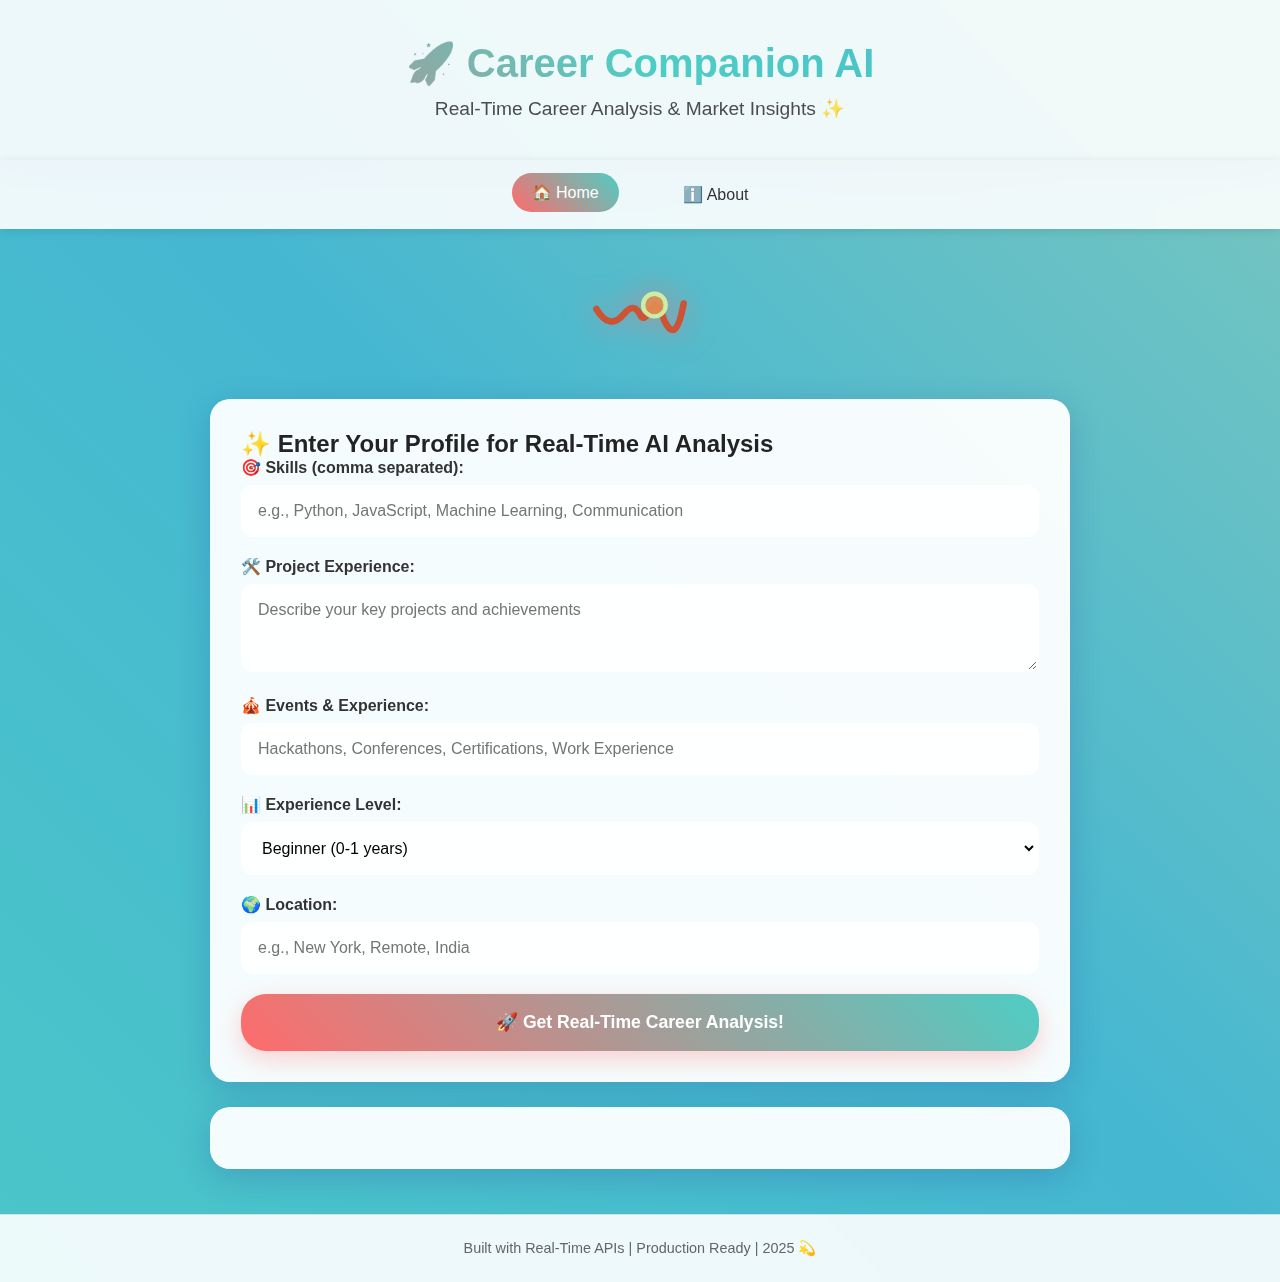
<file: frontend/index.html>
<!DOCTYPE html>
<html lang="en">
<head>
  <meta charset="UTF-8" />
  <meta name="viewport" content="width=device-width,initial-scale=1.0" />
  <title>Career Companion AI - Production</title>
  <link rel="stylesheet" href="styles.css">
</head>
<body>
  <header>
    <h1>🚀 Career Companion AI</h1>
    <p>Real-Time Career Analysis & Market Insights ✨</p>
  </header>
  <nav class="navigation">
  <a href="index.html" class="nav-link active">🏠 Home</a>
  <a href="about.html" class="nav-link">ℹ️ About</a>
</nav>

  <main>
    <section class="intro-animation">
      <svg class="heartbeat" viewBox="0 0 100 110">
        <defs>
          <filter id="dot-glow" x="-100%" y="-100%" width="300%" height="300%">
            <feGaussianBlur in="SourceGraphic" stdDeviation="5" result="blur"/>
            <feMerge>
              <feMergeNode in="blur"/>
              <feMergeNode in="SourceGraphic"/>
            </feMerge>
          </filter>
        </defs>
        <path id="pulse"
          d="M10,55 Q22,75 35,60 Q44,48 50,60 Q53,68 60,55 Q66,44 72,65 Q83,89 90,50"
          fill="none"
          stroke="#ff6b6b"
          stroke-width="6"
          stroke-linecap="round"
        />
        <circle
          id="heart-dot"
          r="10"
          fill="#4ecdc4"
          stroke="#fff"
          stroke-width="4"
        />
      </svg>
    </section>

    <section id="skill-input">
      <h2>✨ Enter Your Profile for Real-Time AI Analysis</h2>
      <form id="profileForm" autocomplete="off">
        <div class="group">
          <label for="skills">🎯 Skills (comma separated):</label>
          <input type="text" id="skills" name="skills" placeholder="e.g., Python, JavaScript, Machine Learning, Communication" required>
        </div>
        <div class="group">
          <label for="projects">🛠️ Project Experience:</label>
          <textarea id="projects" name="projects" rows="3" placeholder="Describe your key projects and achievements"></textarea>
        </div>
        <div class="group">
          <label for="events">🎪 Events & Experience:</label>
          <input type="text" id="events" name="events" placeholder="Hackathons, Conferences, Certifications, Work Experience">
        </div>
        <div class="group">
          <label for="experience">📊 Experience Level:</label>
          <select id="experience" name="experience">
            <option value="beginner">Beginner (0-1 years)</option>
            <option value="intermediate">Intermediate (1-3 years)</option>
            <option value="advanced">Advanced (3-5 years)</option>
            <option value="expert">Expert (5+ years)</option>
          </select>
        </div>
        <div class="group">
          <label for="location">🌍 Location:</label>
          <input type="text" id="location" name="location" placeholder="e.g., New York, Remote, India">
        </div>
        <button type="submit" id="analyzeBtn">🚀 Get Real-Time Career Analysis!</button>
      </form>
      
      <div class="loading" id="loadingState">
        <div class="spinner"></div>
        <div>🤖 AI is analyzing your profile...</div>
        <div>📊 Fetching real-time job market data...</div>
        <div>💼 Calculating skill demand trends...</div>
        <div>💰 Getting salary insights...</div>
        <div class="progress-bar">
          <div class="progress-fill" id="progressFill"></div>
        </div>
      </div>
    </section>

    <section id="suggestions">
      <div id="results"></div>
    </section>
  </main>
  <footer>
    <p>Built with Real-Time APIs | Production Ready | 2025 💫</p>
  </footer>

  <script src="script.js"></script>
</body>
</html>
</file>
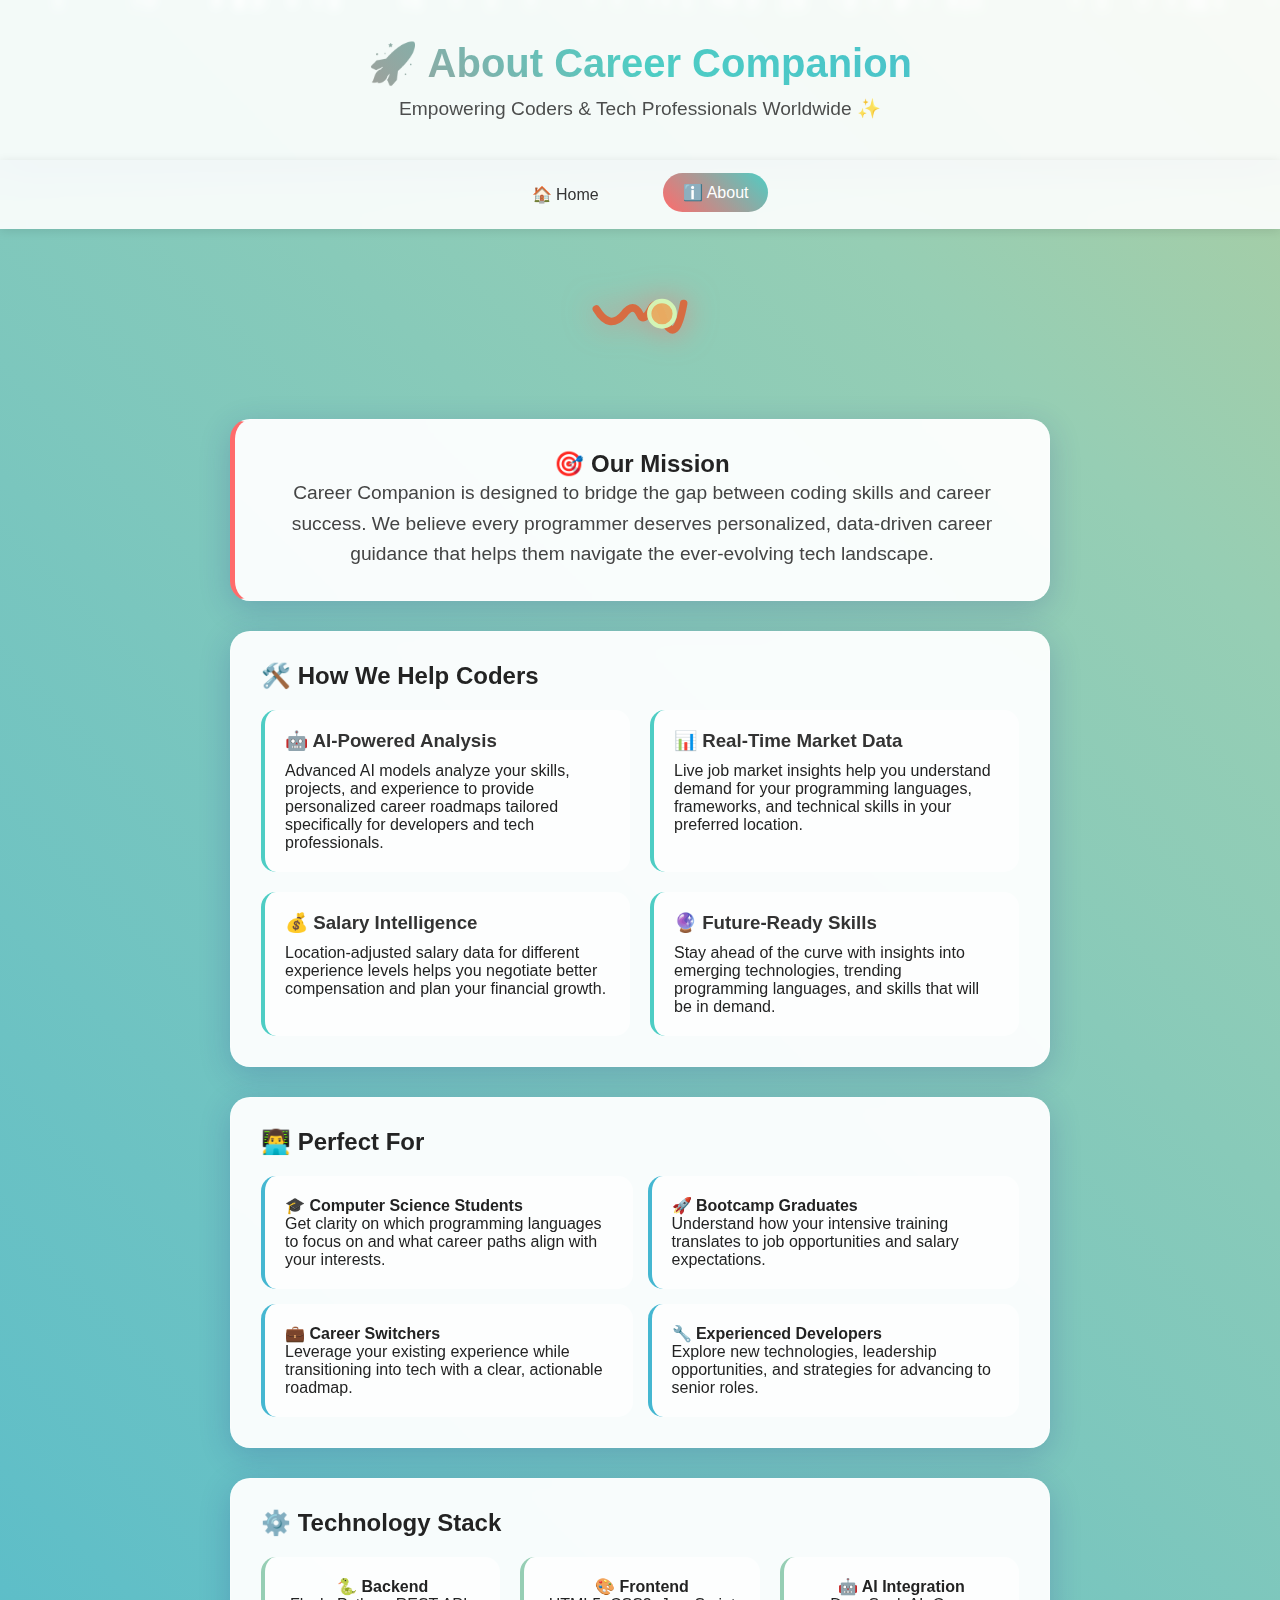
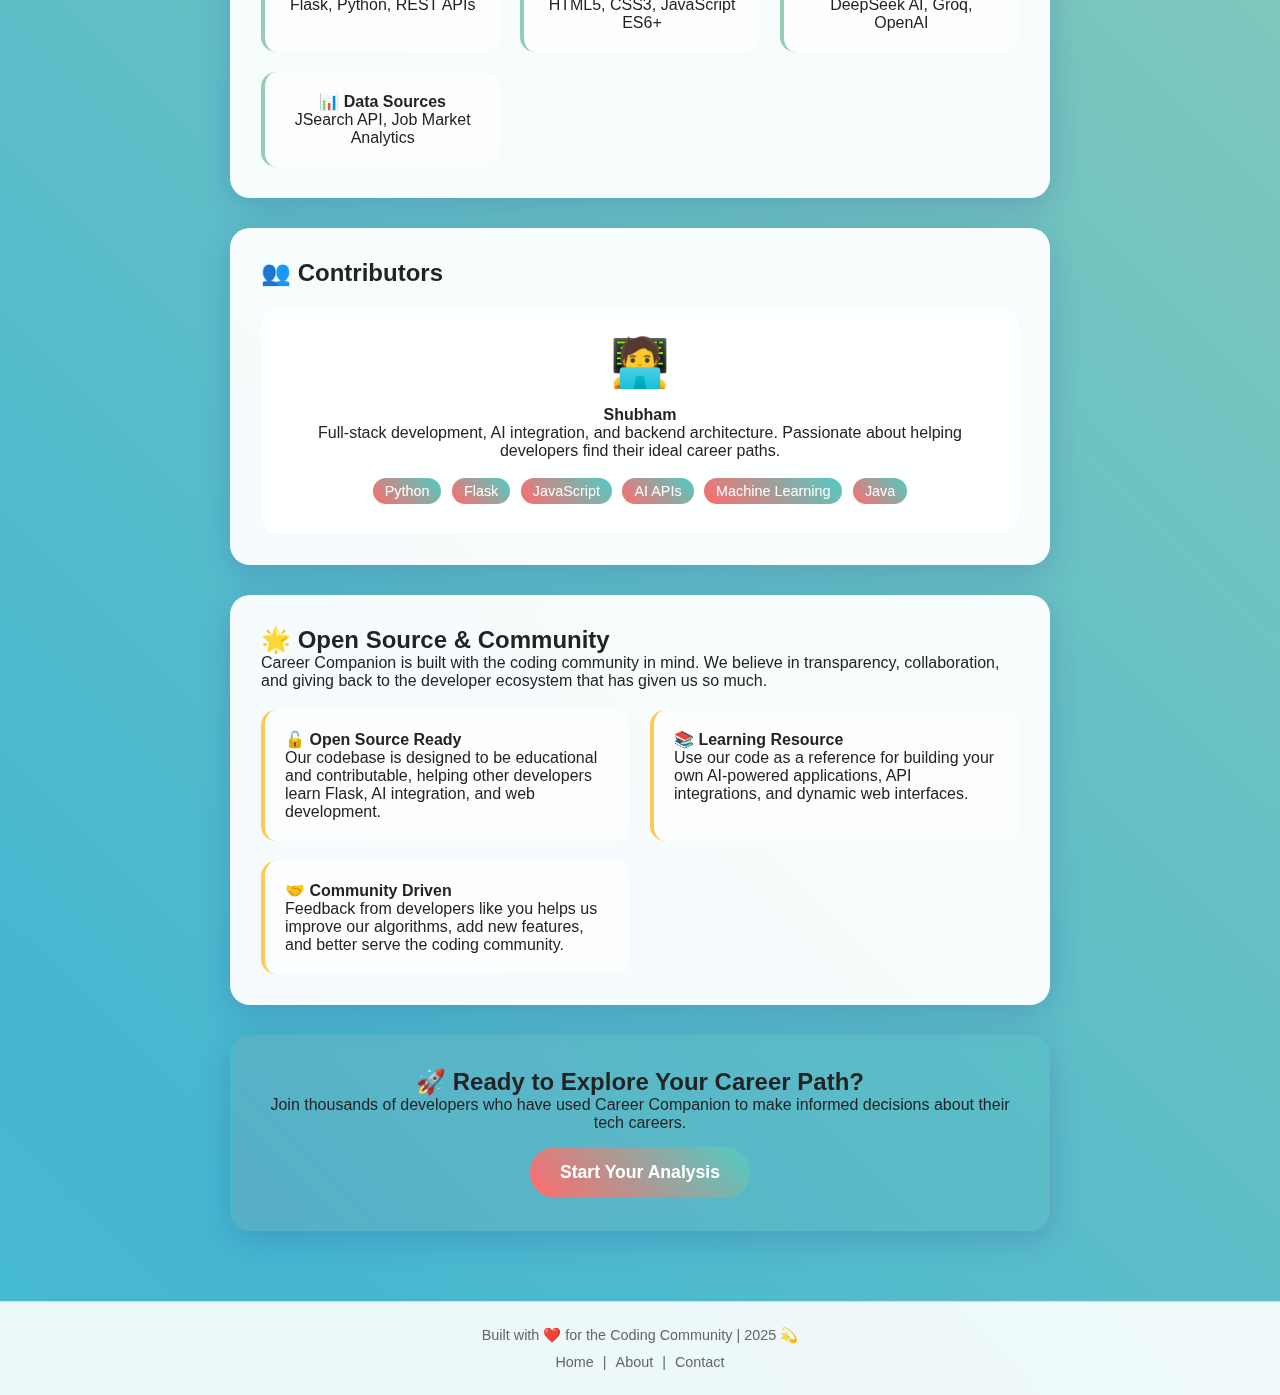
<file: frontend/about.html>
<!DOCTYPE html>
<html lang="en">
<head>
  <meta charset="UTF-8" />
  <meta name="viewport" content="width=device-width,initial-scale=1.0" />
  <title>About - Career Companion AI</title>
  <link rel="stylesheet" href="styles.css">
</head>
<body>
  <!-- Floating particles background -->
  <div class="particles" id="particles"></div>

  <header>
    <h1>🚀 About Career Companion</h1>
    <p>Empowering Coders & Tech Professionals Worldwide ✨</p>
  </header>
  
  <nav class="navigation">
    <a href="index.html" class="nav-link">🏠 Home</a>
    <a href="about.html" class="nav-link active">ℹ️ About</a>
  </nav>

  <main>
    <section class="intro-animation">
      <svg class="heartbeat" viewBox="0 0 100 110">
        <defs>
          <filter id="dot-glow" x="-100%" y="-100%" width="300%" height="300%">
            <feGaussianBlur in="SourceGraphic" stdDeviation="5" result="blur"/>
            <feMerge>
              <feMergeNode in="blur"/>
              <feMergeNode in="SourceGraphic"/>
            </feMerge>
          </filter>
        </defs>
        <path id="pulse"
          d="M10,55 Q22,75 35,60 Q44,48 50,60 Q53,68 60,55 Q66,44 72,65 Q83,89 90,50"
          fill="none"
          stroke="#ff6b6b"
          stroke-width="6"
          stroke-linecap="round"
        />
        <circle
          id="heart-dot"
          r="10"
          fill="#4ecdc4"
          stroke="#fff"
          stroke-width="4"
        />
      </svg>
    </section>

    <section class="about-content">
      <div class="content-card mission-card">
        <h2>🎯 Our Mission</h2>
        <p>Career Companion is designed to bridge the gap between coding skills and career success. We believe every programmer deserves personalized, data-driven career guidance that helps them navigate the ever-evolving tech landscape.</p>
      </div>

      <div class="content-card features-card">
        <h2>🛠️ How We Help Coders</h2>
        <div class="features-grid">
          <div class="feature-item">
            <h3>🤖 AI-Powered Analysis</h3>
            <p>Advanced AI models analyze your skills, projects, and experience to provide personalized career roadmaps tailored specifically for developers and tech professionals.</p>
          </div>
          <div class="feature-item">
            <h3>📊 Real-Time Market Data</h3>
            <p>Live job market insights help you understand demand for your programming languages, frameworks, and technical skills in your preferred location.</p>
          </div>
          <div class="feature-item">
            <h3>💰 Salary Intelligence</h3>
            <p>Location-adjusted salary data for different experience levels helps you negotiate better compensation and plan your financial growth.</p>
          </div>
          <div class="feature-item">
            <h3>🔮 Future-Ready Skills</h3>
            <p>Stay ahead of the curve with insights into emerging technologies, trending programming languages, and skills that will be in demand.</p>
          </div>
        </div>
      </div>

      <div class="content-card target-audience-card">
        <h2>👨‍💻 Perfect For</h2>
        <div class="audience-list">
          <div class="audience-item">
            <h4>🎓 Computer Science Students</h4>
            <p>Get clarity on which programming languages to focus on and what career paths align with your interests.</p>
          </div>
          <div class="audience-item">
            <h4>🚀 Bootcamp Graduates</h4>
            <p>Understand how your intensive training translates to job opportunities and salary expectations.</p>
          </div>
          <div class="audience-item">
            <h4>💼 Career Switchers</h4>
            <p>Leverage your existing experience while transitioning into tech with a clear, actionable roadmap.</p>
          </div>
          <div class="audience-item">
            <h4>🔧 Experienced Developers</h4>
            <p>Explore new technologies, leadership opportunities, and strategies for advancing to senior roles.</p>
          </div>
        </div>
      </div>

      <div class="content-card technology-card">
        <h2>⚙️ Technology Stack</h2>
        <div class="tech-grid">
          <div class="tech-item">
            <h4>🐍 Backend</h4>
            <p>Flask, Python, REST APIs</p>
          </div>
          <div class="tech-item">
            <h4>🎨 Frontend</h4>
            <p>HTML5, CSS3, JavaScript ES6+</p>
          </div>
          <div class="tech-item">
            <h4>🤖 AI Integration</h4>
            <p>DeepSeek AI, Groq, OpenAI</p>
          </div>
          <div class="tech-item">
            <h4>📊 Data Sources</h4>
            <p>JSearch API, Job Market Analytics</p>
          </div>
        </div>
      </div>

      <div class="content-card contributors-card">
        <h2>👥 Contributors</h2>
        <div class="contributors-grid">
          <div class="contributor-item">
            <div class="contributor-avatar">🧑‍💻</div>
            <h4>Shubham</h4>
            <p>Full-stack development, AI integration, and backend architecture. Passionate about helping developers find their ideal career paths.</p>
            <div class="contributor-skills">
              <span class="skill-tag">Python</span>
              <span class="skill-tag">Flask</span>
              <span class="skill-tag">JavaScript</span>
              <span class="skill-tag">AI APIs</span>
              <span class="skill-tag">Machine Learning</span>
              <span class="skill-tag">Java</span>
            </div>
          </div>
          
          

          
        </div>
      </div>

      <div class="content-card open-source-card">
        <h2>🌟 Open Source & Community</h2>
        <p>Career Companion is built with the coding community in mind. We believe in transparency, collaboration, and giving back to the developer ecosystem that has given us so much.</p>
        
        <div class="community-features">
          <div class="community-item">
            <h4>🔓 Open Source Ready</h4>
            <p>Our codebase is designed to be educational and contributable, helping other developers learn Flask, AI integration, and web development.</p>
          </div>
          <div class="community-item">
            <h4>📚 Learning Resource</h4>
            <p>Use our code as a reference for building your own AI-powered applications, API integrations, and dynamic web interfaces.</p>
          </div>
          <div class="community-item">
            <h4>🤝 Community Driven</h4>
            <p>Feedback from developers like you helps us improve our algorithms, add new features, and better serve the coding community.</p>
          </div>
        </div>
      </div>

      <div class="content-card cta-card">
        <h2>🚀 Ready to Explore Your Career Path?</h2>
        <p>Join thousands of developers who have used Career Companion to make informed decisions about their tech careers.</p>
        <a href="index.html" class="cta-button">Start Your Analysis</a>
      </div>
    </section>
  </main>

  <footer>
    <p>Built with ❤️ for the Coding Community | 2025 💫</p>
    <div class="footer-links">
      <a href="index.html">Home</a> |
      <a href="about.html">About</a> |
      <a href="mailto:contact@careercompanion.dev">Contact</a>
    </div>
  </footer>

  <script src="about.js"></script>
</body>
</html>
</file>
<file: frontend/styles.css>
/* Enhanced Production Styles */
* {
  margin: 0;
  padding: 0;
  box-sizing: border-box;
}

body {
  background: linear-gradient(45deg, #ff6b6b, #4ecdc4, #45b7d1, #96ceb4, #feca57);
  background-size: 300% 300%;
  animation: gradientShift 8s ease infinite;
  font-family: 'Segoe UI', Tahoma, Geneva, Verdana, sans-serif;
  color: #232323;
  min-height: 100vh;
  display: flex;
  flex-direction: column;
}

@keyframes gradientShift {
  0% { background-position: 0% 50%; }
  50% { background-position: 100% 50%; }
  100% { background-position: 0% 50%; }
}

header {
  text-align: center;
  padding: 40px 20px;
  background: rgba(255,255,255,0.9);
  box-shadow: 0 8px 32px rgba(31, 38, 135, 0.37);
  backdrop-filter: blur(4px);
  animation: headerPulse 3s ease-in-out infinite;
}

@keyframes headerPulse {
  0%, 100% { transform: scale(1); }
  50% { transform: scale(1.01); }
}

header h1 {
  background: linear-gradient(45deg, #ff6b6b, #4ecdc4, #45b7d1);
  -webkit-background-clip: text;
  -webkit-text-fill-color: transparent;
  background-clip: text;
  font-size: 2.5rem;
  margin-bottom: 10px;
}

header p {
  font-size: 1.2rem;
  opacity: 0.8;
}

main {
  flex: 1;
  padding: 20px;
  max-width: 900px;
  margin: 0 auto;
  width: 100%;
}

.intro-animation {
  display: flex;
  justify-content: center;
  align-items: center;
  margin-bottom: 30px;
  animation: bounce 2s infinite;
}

@keyframes bounce {
  0%, 20%, 53%, 80%, 100% { transform: translate3d(0,0,0); }
  40%, 43% { transform: translate3d(0, -15px, 0); }
  70% { transform: translate3d(0, -8px, 0); }
}

.heartbeat {
  width: 120px;
  height: 120px;
  filter: drop-shadow(0 0 15px rgba(255, 107, 107, 0.6));
}

#skill-input, #suggestions {
  background: rgba(255,255,255,0.95);
  border-radius: 20px;
  margin-bottom: 25px;
  box-shadow: 0 8px 32px rgba(31, 38, 135, 0.2);
  backdrop-filter: blur(10px);
  padding: 30px;
  animation: cardFloat 4s ease-in-out infinite;
  border: 1px solid rgba(255, 255, 255, 0.3);
}

@keyframes cardFloat {
  0%, 100% { transform: translateY(0px); }
  50% { transform: translateY(-5px); }
}

.group {
  margin-bottom: 20px;
}

label {
  display: block;
  font-weight: 600;
  margin-bottom: 8px;
  color: #333;
}

input[type=text], textarea, select {
  width: 100%;
  padding: 15px;
  font-size: 1rem;
  border: 2px solid transparent;
  border-radius: 12px;
  background: rgba(255, 255, 255, 0.9);
  transition: all 0.3s ease;
  font-family: inherit;
}

input[type=text]:focus, textarea:focus, select:focus {
  border: 2px solid #ff6b6b;
  background: #fff;
  box-shadow: 0 0 20px rgba(255, 107, 107, 0.2);
  outline: none;
  transform: scale(1.01);
}

button {
  background: linear-gradient(45deg, #ff6b6b, #4ecdc4);
  color: white;
  border: none;
  border-radius: 25px;
  padding: 18px 40px;
  font-size: 1.1rem;
  font-weight: bold;
  cursor: pointer;
  box-shadow: 0 8px 25px rgba(255, 107, 107, 0.3);
  transition: all 0.3s ease;
  animation: buttonGlow 3s ease-in-out infinite;
  width: 100%;
}

@keyframes buttonGlow {
  0%, 100% { box-shadow: 0 8px 25px rgba(255, 107, 107, 0.3); }
  50% { box-shadow: 0 12px 35px rgba(78, 205, 196, 0.5); }
}

button:hover {
  transform: translateY(-3px) scale(1.02);
  box-shadow: 0 15px 40px rgba(255, 107, 107, 0.6);
}

button:disabled {
  opacity: 0.6;
  cursor: not-allowed;
  transform: none;
}

.loading {
  display: none;
  text-align: center;
  padding: 30px;
  color: #ff6b6b;
}

.loading.show {
  display: block;
}

.spinner {
  border: 4px solid #f3f3f3;
  border-top: 4px solid #ff6b6b;
  border-radius: 50%;
  width: 50px;
  height: 50px;
  animation: spin 1s linear infinite;
  margin: 0 auto 20px;
}

@keyframes spin {
  0% { transform: rotate(0deg); }
  100% { transform: rotate(360deg); }
}

.progress-bar {
  width: 100%;
  background: rgba(255, 255, 255, 0.3);
  border-radius: 10px;
  overflow: hidden;
  margin-top: 15px;
}

.progress-fill {
  height: 8px;
  background: linear-gradient(45deg, #ff6b6b, #4ecdc4);
  width: 0%;
  transition: width 0.5s ease;
}

.api-section {
  background: rgba(255, 255, 255, 0.95);
  border-radius: 15px;
  padding: 25px;
  margin: 20px 0;
  box-shadow: 0 4px 15px rgba(0, 0, 0, 0.1);
  border-left: 5px solid;
}

.ai-analysis { border-left-color: #ff6b6b; }
.job-market { border-left-color: #4ecdc4; }
.skill-demand { border-left-color: #45b7d1; }
.salary-data { border-left-color: #96ceb4; }
.future-trends { border-left-color: #feca57; }

.result-title {
  font-size: 1.4rem;
  font-weight: 700;
  margin-bottom: 15px;
  background: linear-gradient(45deg, #ff6b6b, #4ecdc4);
  -webkit-background-clip: text;
  -webkit-text-fill-color: transparent;
  background-clip: text;
}

.fadein {
  animation: fadeInUp 0.8s ease-out;
}

@keyframes fadeInUp {
  0% {
    opacity: 0;
    transform: translateY(30px);
  }
  100% {
    opacity: 1;
    transform: translateY(0);
  }
}

.stat-item {
  display: flex;
  justify-content: space-between;
  padding: 10px 0;
  border-bottom: 1px solid rgba(0, 0, 0, 0.1);
}

.stat-value {
  font-weight: bold;
  color: #ff6b6b;
}

footer {
  text-align: center;
  padding: 25px;
  background: rgba(255, 255, 255, 0.9);
  backdrop-filter: blur(10px);
  font-size: 0.9rem;
  color: #666;
  border-top: 1px solid rgba(0, 0, 0, 0.1);
}

/* Responsive Design */
@media (max-width: 768px) {
  main { padding: 15px; }
  #skill-input, #suggestions { padding: 20px; }
  header h1 { font-size: 2rem; }
  header p { font-size: 1rem; }
}

@media (max-width: 480px) {
  header { padding: 20px 15px; }
  header h1 { font-size: 1.8rem; }
  .heartbeat { width: 80px; height: 80px; }
  button { padding: 15px 25px; font-size: 1rem; }
}

/* Navigation styles */
.navigation {
  background: rgba(255, 255, 255, 0.9);
  backdrop-filter: blur(10px);
  padding: 15px 0;
  text-align: center;
  box-shadow: 0 2px 10px rgba(0, 0, 0, 0.1);
}

.nav-link {
  display: inline-block;
  margin: 0 20px;
  padding: 10px 20px;
  text-decoration: none;
  color: #333;
  border-radius: 25px;
  transition: all 0.3s ease;
  font-weight: 500;
}

.nav-link:hover, .nav-link.active {
  background: linear-gradient(45deg, #ff6b6b, #4ecdc4);
  color: white;
  transform: translateY(-2px);
}

/* About page content */
.about-content {
  max-width: 1000px;
  margin: 0 auto;
  padding: 20px;
}

.content-card {
  background: rgba(255, 255, 255, 0.95);
  border-radius: 20px;
  margin-bottom: 30px;
  padding: 30px;
  box-shadow: 0 8px 32px rgba(31, 38, 135, 0.2);
  backdrop-filter: blur(10px);
  border: 1px solid rgba(255, 255, 255, 0.3);
  animation: cardFloat 6s ease-in-out infinite;
}

.content-card:nth-child(even) {
  animation-delay: -3s;
}

/* Mission card */
.mission-card {
  text-align: center;
  border-left: 5px solid #ff6b6b;
}

.mission-card p {
  font-size: 1.2rem;
  line-height: 1.6;
  color: #444;
}

/* Features grid */
.features-grid {
  display: grid;
  grid-template-columns: repeat(auto-fit, minmax(300px, 1fr));
  gap: 20px;
  margin-top: 20px;
}

.feature-item {
  background: rgba(255, 255, 255, 0.7);
  padding: 20px;
  border-radius: 15px;
  border-left: 4px solid #4ecdc4;
  transition: transform 0.3s ease;
}

.feature-item:hover {
  transform: translateY(-5px);
  box-shadow: 0 10px 25px rgba(78, 205, 196, 0.2);
}

.feature-item h3 {
  margin-bottom: 10px;
  color: #333;
}

/* Audience list */
.audience-list {
  display: grid;
  grid-template-columns: repeat(auto-fit, minmax(250px, 1fr));
  gap: 15px;
  margin-top: 20px;
}

.audience-item {
  background: rgba(255, 255, 255, 0.7);
  padding: 20px;
  border-radius: 15px;
  border-left: 4px solid #45b7d1;
  transition: all 0.3s ease;
}

.audience-item:hover {
  transform: scale(1.02);
  box-shadow: 0 8px 20px rgba(69, 183, 209, 0.2);
}

/* Technology grid */
.tech-grid {
  display: grid;
  grid-template-columns: repeat(auto-fit, minmax(200px, 1fr));
  gap: 20px;
  margin-top: 20px;
}

.tech-item {
  background: rgba(255, 255, 255, 0.7);
  padding: 20px;
  border-radius: 15px;
  text-align: center;
  border-left: 4px solid #96ceb4;
  transition: transform 0.3s ease;
}

.tech-item:hover {
  transform: rotateY(5deg) translateY(-5px);
}

/* Contributors grid */
.contributors-grid {
  display: grid;
  grid-template-columns: repeat(auto-fit, minmax(300px, 1fr));
  gap: 25px;
  margin-top: 20px;
}

.contributor-item {
  background: rgba(255, 255, 255, 0.8);
  padding: 25px;
  border-radius: 20px;
  text-align: center;
  border: 2px solid transparent;
  transition: all 0.3s ease;
  position: relative;
  overflow: hidden;
}

.contributor-item:hover {
  border-color: #ff6b6b;
  transform: translateY(-10px);
  box-shadow: 0 15px 35px rgba(255, 107, 107, 0.2);
}

.contributor-avatar {
  font-size: 3rem;
  margin-bottom: 15px;
  animation: bounce 2s infinite;
}

.contributor-skills {
  margin-top: 15px;
}

.skill-tag {
  display: inline-block;
  background: linear-gradient(45deg, #ff6b6b, #4ecdc4);
  color: white;
  padding: 5px 12px;
  border-radius: 15px;
  margin: 3px;
  font-size: 0.9rem;
  font-weight: 500;
}

/* Community features */
.community-features {
  display: grid;
  grid-template-columns: repeat(auto-fit, minmax(250px, 1fr));
  gap: 20px;
  margin-top: 20px;
}

.community-item {
  background: rgba(255, 255, 255, 0.7);
  padding: 20px;
  border-radius: 15px;
  border-left: 4px solid #feca57;
  transition: transform 0.3s ease;
}

.community-item:hover {
  transform: translateX(10px);
}

/* CTA card */
.cta-card {
  text-align: center;
  border: 3px solid transparent;
  background: linear-gradient(45deg, rgba(255, 107, 107, 0.1), rgba(78, 205, 196, 0.1));
  position: relative;
}

.cta-button {
  display: inline-block;
  background: linear-gradient(45deg, #ff6b6b, #4ecdc4);
  color: white;
  padding: 15px 30px;
  border-radius: 25px;
  text-decoration: none;
  font-weight: bold;
  margin-top: 15px;
  transition: all 0.3s ease;
  font-size: 1.1rem;
}

.cta-button:hover {
  transform: translateY(-3px) scale(1.05);
  box-shadow: 0 10px 25px rgba(255, 107, 107, 0.4);
}

/* Floating particles for about page */
.particles {
  position: fixed;
  top: 0;
  left: 0;
  width: 100%;
  height: 100%;
  pointer-events: none;
  z-index: -1;
}

.particle {
  position: absolute;
  background: rgba(255, 255, 255, 0.6);
  border-radius: 50%;
  animation: float 8s infinite ease-in-out;
}

@keyframes float {
  0%, 100% { transform: translateY(0px) rotate(0deg); opacity: 0; }
  10% { opacity: 1; }
  90% { opacity: 1; }
  50% { transform: translateY(-120px) rotate(180deg); }
}

/* Footer enhancements */
.footer-links {
  margin-top: 10px;
  font-size: 0.9rem;
}

.footer-links a {
  color: #666;
  text-decoration: none;
  margin: 0 5px;
  transition: color 0.3s ease;
}

.footer-links a:hover {
  color: #ff6b6b;
}

/* Responsive design for about page */
@media (max-width: 768px) {
  .about-content { padding: 15px; }
  .content-card { padding: 20px; margin-bottom: 20px; }
  .features-grid, .tech-grid, .contributors-grid { grid-template-columns: 1fr; }
  .nav-link { margin: 0 10px; padding: 8px 15px; }
}

@media (max-width: 480px) {
  .navigation { padding: 10px 0; }
  .nav-link { margin: 0 5px; padding: 6px 12px; font-size: 0.9rem; }
  .contributor-avatar { font-size: 2rem; }
  .skill-tag { font-size: 0.8rem; padding: 3px 8px; }
}
</file>
